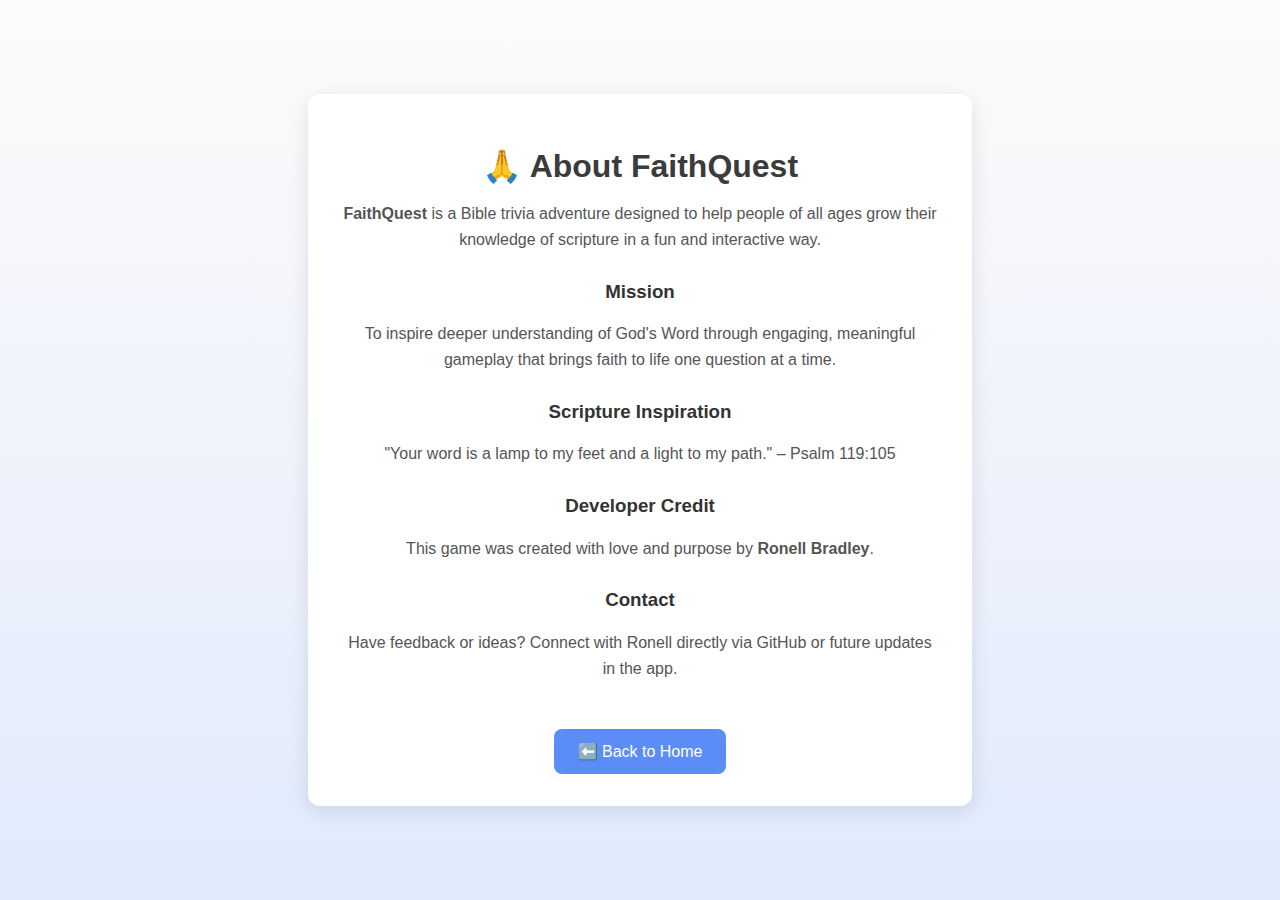
<file: about.html>
<!DOCTYPE html>
<html lang="en">
<head>
  <meta charset="UTF-8" />
  <title>About FaithQuest</title>
  <meta name="viewport" content="width=device-width, initial-scale=1.0" />
  <style>
    body {
      font-family: 'Arial', sans-serif;
      background: linear-gradient(to bottom, #fdfbfb, #e0eafc);
      margin: 0;
      padding: 0;
      display: flex;
      justify-content: center;
      align-items: center;
      min-height: 100vh;
    }
    .container {
      max-width: 600px;
      background: #fff;
      padding: 2em;
      margin: 2em;
      border-radius: 12px;
      box-shadow: 0 5px 20px rgba(0, 0, 0, 0.1);
      text-align: center;
    }
    h1 {
      color: #3b3b3b;
      margin-bottom: 0.5em;
    }
    h3 {
      margin-top: 1.5em;
      color: #333;
    }
    p {
      color: #555;
      line-height: 1.6;
    }
    .button {
      margin-top: 2em;
      padding: 0.8em 1.5em;
      font-size: 1em;
      background: #5c8df6;
      color: white;
      border: none;
      border-radius: 8px;
      cursor: pointer;
      transition: 0.3s;
    }
    .button:hover {
      background: #3f6be0;
    }
  </style>
</head>
<body>
  <div class="container">
    <h1>🙏 About FaithQuest</h1>
    <p><strong>FaithQuest</strong> is a Bible trivia adventure designed to help people of all ages grow their knowledge of scripture in a fun and interactive way.</p>

    <h3>Mission</h3>
    <p>To inspire deeper understanding of God's Word through engaging, meaningful gameplay that brings faith to life one question at a time.</p>

    <h3>Scripture Inspiration</h3>
    <p>"Your word is a lamp to my feet and a light to my path." – Psalm 119:105</p>

    <h3>Developer Credit</h3>
    <p>This game was created with love and purpose by <strong>Ronell Bradley</strong>.</p>

    <h3>Contact</h3>
    <p>Have feedback or ideas? Connect with Ronell directly via GitHub or future updates in the app.</p>

    <button class="button" onclick="location.href='index.html'">⬅️ Back to Home</button>
  </div>
</body>
</html>
</file>
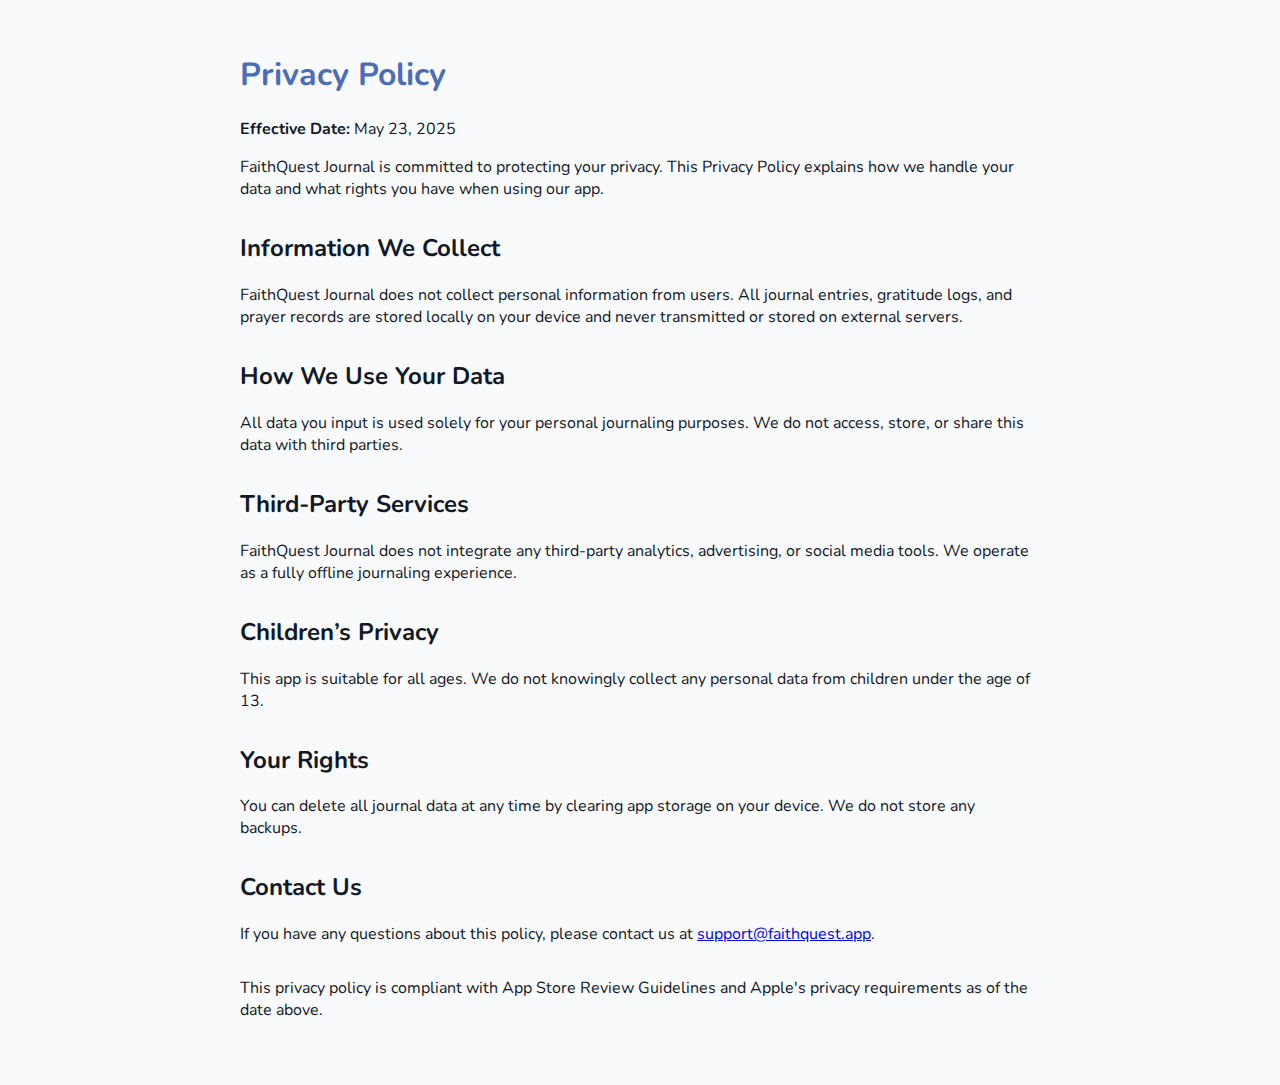
<file: privacy.html>
<!DOCTYPE html>
<html lang="en">
<head>
  <meta charset="UTF-8" />
  <meta name="viewport" content="width=device-width, initial-scale=1.0">
  <title>Privacy Policy – FaithQuest Journal</title>
  <link href="https://fonts.googleapis.com/css2?family=Nunito:wght@400;700&display=swap" rel="stylesheet"/>
  <style>
    body {
      font-family: 'Nunito', sans-serif;
      padding: 2rem;
      background: #f9fafb;
      color: #111827;
      max-width: 800px;
      margin: auto;
    }
    h1 {
      color: #4b6cb7;
    }
    section {
      margin-bottom: 2rem;
    }
  </style>
</head>
<body>
  <h1>Privacy Policy</h1>
  <section>
    <p><strong>Effective Date:</strong> May 23, 2025</p>
    <p>FaithQuest Journal is committed to protecting your privacy. This Privacy Policy explains how we handle your data and what rights you have when using our app.</p>
  </section>

  <section>
    <h2>Information We Collect</h2>
    <p>FaithQuest Journal does not collect personal information from users. All journal entries, gratitude logs, and prayer records are stored locally on your device and never transmitted or stored on external servers.</p>
  </section>

  <section>
    <h2>How We Use Your Data</h2>
    <p>All data you input is used solely for your personal journaling purposes. We do not access, store, or share this data with third parties.</p>
  </section>

  <section>
    <h2>Third-Party Services</h2>
    <p>FaithQuest Journal does not integrate any third-party analytics, advertising, or social media tools. We operate as a fully offline journaling experience.</p>
  </section>

  <section>
    <h2>Children’s Privacy</h2>
    <p>This app is suitable for all ages. We do not knowingly collect any personal data from children under the age of 13.</p>
  </section>

  <section>
    <h2>Your Rights</h2>
    <p>You can delete all journal data at any time by clearing app storage on your device. We do not store any backups.</p>
  </section>

  <section>
    <h2>Contact Us</h2>
    <p>If you have any questions about this policy, please contact us at <a href="mailto:support@faithquest.app">support@faithquest.app</a>.</p>
  </section>

  <section>
    <p>This privacy policy is compliant with App Store Review Guidelines and Apple's privacy requirements as of the date above.</p>
  </section>
</body>
</html>
</file>
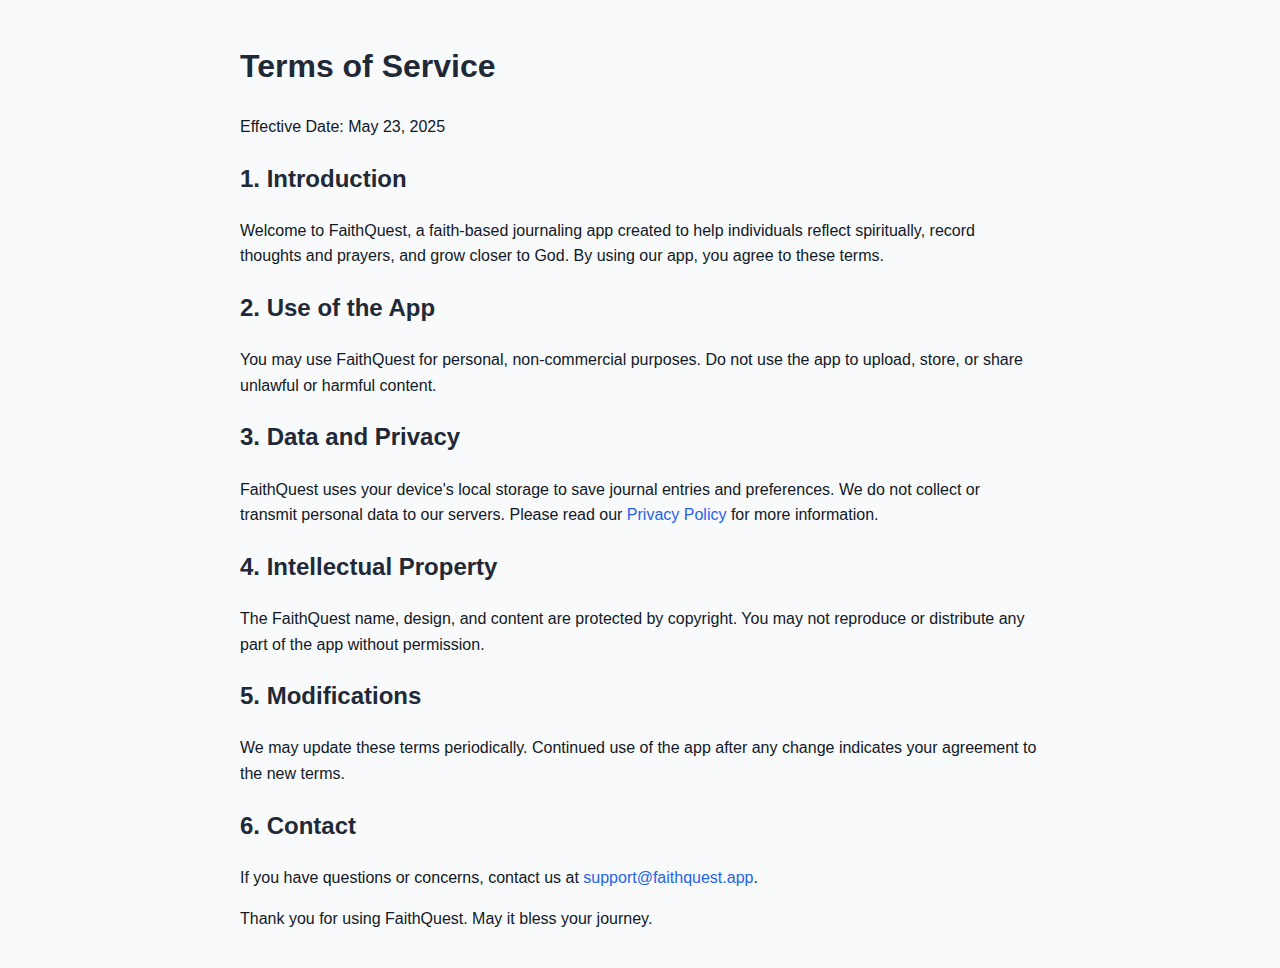
<file: terms.html>
<!DOCTYPE html>
<html lang="en">
<head>
  <meta charset="UTF-8" />
  <meta name="viewport" content="width=device-width, initial-scale=1.0"/>
  <title>Terms of Service – FaithQuest</title>
  <link rel="icon" href="favicon.ico" />
  <style>
    body {
      font-family: 'Nunito', sans-serif;
      background: #f9fafb;
      color: #111827;
      padding: 20px;
      max-width: 800px;
      margin: auto;
      line-height: 1.6;
    }
    h1, h2 {
      color: #1f2937;
    }
    a {
      color: #2563eb;
      text-decoration: none;
    }
    a:hover {
      text-decoration: underline;
    }
  </style>
</head>
<body>
  <h1>Terms of Service</h1>
  <p>Effective Date: May 23, 2025</p>

  <h2>1. Introduction</h2>
  <p>Welcome to FaithQuest, a faith-based journaling app created to help individuals reflect spiritually, record thoughts and prayers, and grow closer to God. By using our app, you agree to these terms.</p>

  <h2>2. Use of the App</h2>
  <p>You may use FaithQuest for personal, non-commercial purposes. Do not use the app to upload, store, or share unlawful or harmful content.</p>

  <h2>3. Data and Privacy</h2>
  <p>FaithQuest uses your device's local storage to save journal entries and preferences. We do not collect or transmit personal data to our servers. Please read our <a href="privacy.html">Privacy Policy</a> for more information.</p>

  <h2>4. Intellectual Property</h2>
  <p>The FaithQuest name, design, and content are protected by copyright. You may not reproduce or distribute any part of the app without permission.</p>

  <h2>5. Modifications</h2>
  <p>We may update these terms periodically. Continued use of the app after any change indicates your agreement to the new terms.</p>

  <h2>6. Contact</h2>
  <p>If you have questions or concerns, contact us at <a href="mailto:support@faithquest.app">support@faithquest.app</a>.</p>

  <p>Thank you for using FaithQuest. May it bless your journey.</p>
</body>
</html>
</file>
